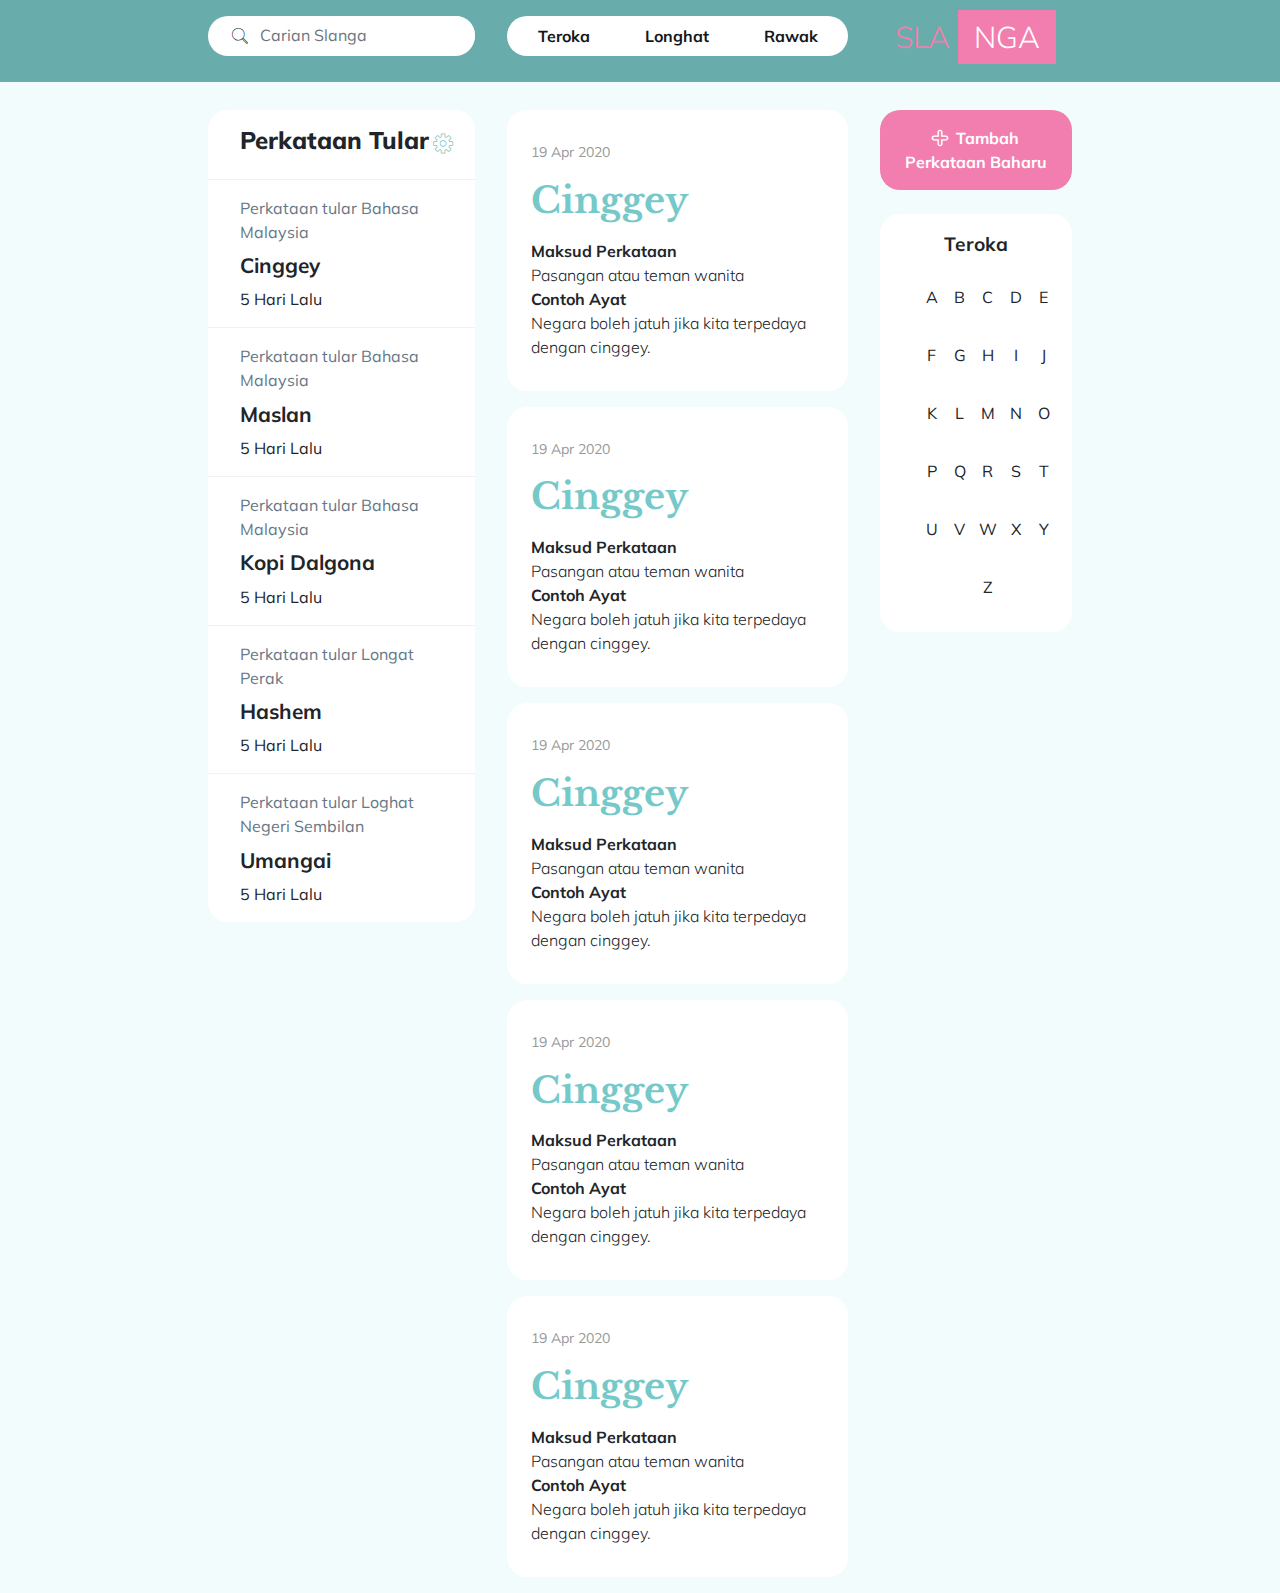
<file: index.html>
<!DOCTYPE html>
<html lang="en">
<head>
  <meta charset="UTF-8">
  <meta name="viewport" content="width=device-width, initial-scale=1.0">
  <link href="https://fonts.googleapis.com/css2?family=Libre+Baskerville:ital,wght@0,400;0,700;1,400&family=Mulish:ital,wght@0,200;0,300;0,400;0,500;0,600;0,700;0,800;0,900;1,200;1,300;1,400;1,500;1,600;1,700;1,800;1,900&display=swap" rel="stylesheet">
  <link rel="stylesheet" href="https://stackpath.bootstrapcdn.com/bootstrap/4.5.2/css/bootstrap.min.css" integrity="sha384-JcKb8q3iqJ61gNV9KGb8thSsNjpSL0n8PARn9HuZOnIxN0hoP+VmmDGMN5t9UJ0Z" crossorigin="anonymous">
  <link rel="stylesheet" type="text/css" href="./assets/fonts/flaticons.css">

  <!-- Site styling -->
  <link rel="stylesheet" href="./style.css">

  <title>Slanga</title>
</head>
<body>
  <!-- START: HEADER -->
  <div class="slanga-site-header">
    <div class="slanga-container">
      <div class="row no-gutters">
        <div class="col-12 col-md-4">
          <div class="slanga-md-p slanga-search-box">
            <div class="input-group slanga-form">
              <i class="flaticon-search-1 slanga-form-padding"></i>
              <input type="text" class="form-control slanga-form" placeholder="Carian Slanga" >
              </div>
          </div>
        </div>
        <div class="col-md-5 col-12">
          <div class="slanga-md-p">
            <div class="slanga-header-tabs">
              <ul>
                <li><a href="">Teroka</a></li>
                <li><a href="">Longhat</a></li>
                <li><a href="">Rawak</a></li>
              </ul>
            </div>
          </div>
        </div>
        <div class="col-md-3 col-12">
          <div class="site-header">
            <div class="logo-holder logo-6 text-center">
                <h3>SLA <span>NGA</span></h3>
            </div>
          </div>
        </div>
      </div>
    </div>
  </div> 
  <!-- END: HEADER -->
  <div class="slanga-container slanga-body">
    <!-- START: Body -->
    <!-- START: TRENDS -->
    <div class="row no-gutters">
      <div class="d-none d-md-block col-md-4 ">
        <div class="slanga-md-pso ">
          <div class="slanga-trends-box">
            <div class="slanga-trends-header slanga-md-ps">
              <h3>Perkataan Tular </h3>
              <div class="slanga-trends-settings"><i class="flaticon-settings"></i></div>
            </div>
            <div class="slanga-trends-body">
              <a href="" class="slanga-trends-words slanga-md-ps">
                <div class="slanga-trends-words-pre">Perkataan tular  Bahasa Malaysia</div>
                <div class="slanga-trends-words-word slanga-md-ptb">Cinggey</div>
                <div class="slanga-trends-words-time">5 Hari Lalu</div>
              </a>
              <a href="" class="slanga-trends-words slanga-md-ps">
                <div class="slanga-trends-words-pre">Perkataan tular  Bahasa Malaysia</div>
                <div class="slanga-trends-words-word slanga-md-ptb">Maslan</div>
                <div class="slanga-trends-words-time">5 Hari Lalu</div>
              </a>
              <a href="" class="slanga-trends-words slanga-md-ps">
                <div class="slanga-trends-words-pre">Perkataan tular  Bahasa Malaysia</div>
                <div class="slanga-trends-words-word slanga-md-ptb">Kopi Dalgona</div>
                <div class="slanga-trends-words-time">5 Hari Lalu</div>
              </a>
              <a href="" class="slanga-trends-words slanga-md-ps">
                <div class="slanga-trends-words-pre">Perkataan tular  Longat Perak</div>
                <div class="slanga-trends-words-word slanga-md-ptb">Hashem</div>
                <div class="slanga-trends-words-time">5 Hari Lalu</div>
              </a>
              <a href="" class="slanga-trends-words slanga-md-ps">
                <div class="slanga-trends-words-pre">Perkataan tular  Loghat Negeri Sembilan</div>
                <div class="slanga-trends-words-word slanga-md-ptb">Umangai</div>
                <div class="slanga-trends-words-time">5 Hari Lalu</div>
              </a>
            </div>
          </div>
        </div>
      </div>
      <!-- END: TRENDS -->

      <!-- START WORDS -->
      <div class="col-md-5 col-12">
        <div class="slanga-md-pso">
          <div class="slanga-words-timeline">
            <a href="" class="slanga-words-card mb-3">
              <div class="slanga-words-time">19 Apr 2020</div>
              <div class="slanga-words-word slanga-md-ptb">Cinggey</div>
              <div class="slanga-words-meaning">
                <div class="slanga-words-meaning-header">Maksud Perkataan</div>
                <div class="slanga-words-meaning-para">Pasangan atau teman wanita</div>
                <div class="slanga-words-meaning-header">Contoh Ayat</div>
                <div class="slanga-words-meaning-para">Negara boleh jatuh jika kita terpedaya dengan cinggey.</div>
              </div>
            </a>
            <a href="" class="slanga-words-card mb-3">
              <div class="slanga-words-time">19 Apr 2020</div>
              <div class="slanga-words-word slanga-md-ptb">Cinggey</div>
              <div class="slanga-words-meaning">
                <div class="slanga-words-meaning-header">Maksud Perkataan</div>
                <div class="slanga-words-meaning-para">Pasangan atau teman wanita</div>
                <div class="slanga-words-meaning-header">Contoh Ayat</div>
                <div class="slanga-words-meaning-para">Negara boleh jatuh jika kita terpedaya dengan cinggey.</div>
              </div>
            </a>
            <a href="" class="slanga-words-card mb-3">
              <div class="slanga-words-time">19 Apr 2020</div>
              <div class="slanga-words-word slanga-md-ptb">Cinggey</div>
              <div class="slanga-words-meaning">
                <div class="slanga-words-meaning-header">Maksud Perkataan</div>
                <div class="slanga-words-meaning-para">Pasangan atau teman wanita</div>
                <div class="slanga-words-meaning-header">Contoh Ayat</div>
                <div class="slanga-words-meaning-para">Negara boleh jatuh jika kita terpedaya dengan cinggey.</div>
              </div>
            </a><a href="" class="slanga-words-card mb-3">
              <div class="slanga-words-time">19 Apr 2020</div>
              <div class="slanga-words-word slanga-md-ptb">Cinggey</div>
              <div class="slanga-words-meaning">
                <div class="slanga-words-meaning-header">Maksud Perkataan</div>
                <div class="slanga-words-meaning-para">Pasangan atau teman wanita</div>
                <div class="slanga-words-meaning-header">Contoh Ayat</div>
                <div class="slanga-words-meaning-para">Negara boleh jatuh jika kita terpedaya dengan cinggey.</div>
              </div>
            </a><a href="" class="slanga-words-card mb-3">
              <div class="slanga-words-time">19 Apr 2020</div>
              <div class="slanga-words-word slanga-md-ptb">Cinggey</div>
              <div class="slanga-words-meaning">
                <div class="slanga-words-meaning-header">Maksud Perkataan</div>
                <div class="slanga-words-meaning-para">Pasangan atau teman wanita</div>
                <div class="slanga-words-meaning-header">Contoh Ayat</div>
                <div class="slanga-words-meaning-para">Negara boleh jatuh jika kita terpedaya dengan cinggey.</div>
              </div>
            </a>
          </div>
        </div>
      </div>
      <!-- END WORDS -->
      <!-- START: FUNCTIONS -->
      <div class="col-md-3 col-12">
        <div class="slanga-md-pso">
          <button name="" id="" class="slanga-add-new-word-button" value=""><i class="flaticon-plus-sign pr-2"></i>Tambah Perkataan Baharu</button>
          
          <div class="slanga-explore-alphabet slanga-md-p mt-4">
            <div class="slanga-explore-alphabet-header">Teroka</div>
            <a href=""><div class="slanga-explore-alphabet-style">A</div></a>
            <a href=""><div class="slanga-explore-alphabet-style">B</div></a>
            <a href=""><div class="slanga-explore-alphabet-style">C</div></a>
            <a href=""><div class="slanga-explore-alphabet-style">D</div></a>
            <a href=""><div class="slanga-explore-alphabet-style">E</div></a>
            <a href=""><div class="slanga-explore-alphabet-style">F</div></a>
            <a href=""><div class="slanga-explore-alphabet-style">G</div></a>
            <a href=""><div class="slanga-explore-alphabet-style">H</div></a>
            <a href=""><div class="slanga-explore-alphabet-style">I</div></a>
            <a href=""><div class="slanga-explore-alphabet-style">J</div></a>
            <a href=""><div class="slanga-explore-alphabet-style">K</div></a>
            <a href=""><div class="slanga-explore-alphabet-style">L</div></a>
            <a href=""><div class="slanga-explore-alphabet-style">M</div></a>
            <a href=""><div class="slanga-explore-alphabet-style">N</div></a>
            <a href=""><div class="slanga-explore-alphabet-style">O</div></a>
            <a href=""><div class="slanga-explore-alphabet-style">P</div></a>
            <a href=""><div class="slanga-explore-alphabet-style">Q</div></a>
            <a href=""><div class="slanga-explore-alphabet-style">R</div></a>
            <a href=""><div class="slanga-explore-alphabet-style">S</div></a>
            <a href=""><div class="slanga-explore-alphabet-style">T</div></a>
            <a href=""><div class="slanga-explore-alphabet-style">U</div></a>
            <a href=""><div class="slanga-explore-alphabet-style">V</div></a>
            <a href=""><div class="slanga-explore-alphabet-style">W</div></a>
            <a href=""><div class="slanga-explore-alphabet-style">X</div></a>
            <a href=""><div class="slanga-explore-alphabet-style">Y</div></a>
            <a href=""><div class="slanga-explore-alphabet-style">Z</div></a>
          </div>
        </div>
      </div>
      <!-- END: FUNCTIONS -->

    </div>

  </div>
  <!-- END: Body -->
</body>
<script src="https://stackpath.bootstrapcdn.com/bootstrap/4.5.2/js/bootstrap.min.js" integrity="sha384-B4gt1jrGC7Jh4AgTPSdUtOBvfO8shuf57BaghqFfPlYxofvL8/KUEfYiJOMMV+rV" crossorigin="anonymous"></script>
</html>
</file>
<file: assets/fonts/flaticons.css>
/*
  	Flaticon icon font: Flaticon
  	Creation date: 08/08/2016 21:54
  	*/

    @font-face {
      font-family: "Flaticon";
      src: url("./Flaticon.eot");
      src: url("./Flaticon.eot?#iefix") format("embedded-opentype"),
           url("./Flaticon.woff") format("woff"),
           url("./Flaticon.ttf") format("truetype"),
           url("./Flaticon.svg#Flaticon") format("svg");
      font-weight: normal;
      font-style: normal;
    }
    
    @media screen and (-webkit-min-device-pixel-ratio:0) {
      @font-face {
        font-family: "Flaticon";
        src: url("./Flaticon.svg#Flaticon") format("svg");
      }
    }
    
    [class^="flaticon-"]:before, [class*=" flaticon-"]:before,
    [class^="flaticon-"]:after, [class*=" flaticon-"]:after {   
      font-family: Flaticon;
      font-style: normal;
    }
    
    .flaticon-alien:before { content: "\f100"; }
    .flaticon-antivirus:before { content: "\f101"; }
    .flaticon-app-config:before { content: "\f102"; }
    .flaticon-app-plus:before { content: "\f103"; }
    .flaticon-application:before { content: "\f104"; }
    .flaticon-archery:before { content: "\f105"; }
    .flaticon-arrow-down:before { content: "\f106"; }
    .flaticon-arrow-left:before { content: "\f107"; }
    .flaticon-arrow-right:before { content: "\f108"; }
    .flaticon-arrow-top:before { content: "\f109"; }
    .flaticon-arrow2-right:before { content: "\f10a"; }
    .flaticon-arrow2-right-1:before { content: "\f10b"; }
    .flaticon-arrow4-right:before { content: "\f10c"; }
    .flaticon-arrowbox-down:before { content: "\f10d"; }
    .flaticon-arrowbox-left:before { content: "\f10e"; }
    .flaticon-arrowbox-right:before { content: "\f10f"; }
    .flaticon-arrowbox-top:before { content: "\f110"; }
    .flaticon-arrowcircle-down:before { content: "\f111"; }
    .flaticon-arrowcircle-left:before { content: "\f112"; }
    .flaticon-arrowcircle-right:before { content: "\f113"; }
    .flaticon-arrowcircle-top:before { content: "\f114"; }
    .flaticon-attachment:before { content: "\f115"; }
    .flaticon-blueprint:before { content: "\f116"; }
    .flaticon-browser-cart:before { content: "\f117"; }
    .flaticon-browser-code:before { content: "\f118"; }
    .flaticon-browser-config:before { content: "\f119"; }
    .flaticon-browser-design:before { content: "\f11a"; }
    .flaticon-browser-panel:before { content: "\f11b"; }
    .flaticon-browser-web:before { content: "\f11c"; }
    .flaticon-cart:before { content: "\f11d"; }
    .flaticon-chat:before { content: "\f11e"; }
    .flaticon-circlex3:before { content: "\f11f"; }
    .flaticon-circlex9:before { content: "\f120"; }
    .flaticon-clock:before { content: "\f121"; }
    .flaticon-clock-left:before { content: "\f122"; }
    .flaticon-clock-money:before { content: "\f123"; }
    .flaticon-clock-right:before { content: "\f124"; }
    .flaticon-cloud:before { content: "\f125"; }
    .flaticon-cloud-config:before { content: "\f126"; }
    .flaticon-cloud-download:before { content: "\f127"; }
    .flaticon-cloud-reload:before { content: "\f128"; }
    .flaticon-cloud-search:before { content: "\f129"; }
    .flaticon-cloud-updown:before { content: "\f12a"; }
    .flaticon-cloud-upload:before { content: "\f12b"; }
    .flaticon-cogwheel-circle:before { content: "\f12c"; }
    .flaticon-cogwheel-square:before { content: "\f12d"; }
    .flaticon-commands-2-vertical:before { content: "\f12e"; }
    .flaticon-commands-horizontal:before { content: "\f12f"; }
    .flaticon-commands-vertical:before { content: "\f130"; }
    .flaticon-commands2-horizontal:before { content: "\f131"; }
    .flaticon-computer-content:before { content: "\f132"; }
    .flaticon-cpu-amd:before { content: "\f133"; }
    .flaticon-cube:before { content: "\f134"; }
    .flaticon-database:before { content: "\f135"; }
    .flaticon-database-cloud:before { content: "\f136"; }
    .flaticon-database-config:before { content: "\f137"; }
    .flaticon-database-mid:before { content: "\f138"; }
    .flaticon-databasex2:before { content: "\f139"; }
    .flaticon-diagram-round:before { content: "\f13a"; }
    .flaticon-diagram-square:before { content: "\f13b"; }
    .flaticon-direction:before { content: "\f13c"; }
    .flaticon-directionx2:before { content: "\f13d"; }
    .flaticon-dna:before { content: "\f13e"; }
    .flaticon-envelope:before { content: "\f13f"; }
    .flaticon-exclamation:before { content: "\f140"; }
    .flaticon-favorite:before { content: "\f141"; }
    .flaticon-favorite-1:before { content: "\f142"; }
    .flaticon-file:before { content: "\f143"; }
    .flaticon-file-box:before { content: "\f144"; }
    .flaticon-fingerprint:before { content: "\f145"; }
    .flaticon-firewall:before { content: "\f146"; }
    .flaticon-folder:before { content: "\f147"; }
    .flaticon-game-controller:before { content: "\f148"; }
    .flaticon-game-sony:before { content: "\f149"; }
    .flaticon-global:before { content: "\f14a"; }
    .flaticon-globe-stand:before { content: "\f14b"; }
    .flaticon-graph-bars:before { content: "\f14c"; }
    .flaticon-graphic-chart:before { content: "\f14d"; }
    .flaticon-graphic-money:before { content: "\f14e"; }
    .flaticon-graphic-pie:before { content: "\f14f"; }
    .flaticon-help-circle:before { content: "\f150"; }
    .flaticon-home:before { content: "\f151"; }
    .flaticon-home-black:before { content: "\f152"; }
    .flaticon-home-cubes:before { content: "\f153"; }
    .flaticon-idea:before { content: "\f154"; }
    .flaticon-infinite:before { content: "\f155"; }
    .flaticon-interface:before { content: "\f156"; }
    .flaticon-internet:before { content: "\f157"; }
    .flaticon-key:before { content: "\f158"; }
    .flaticon-laptop-antivirus:before { content: "\f159"; }
    .flaticon-laptop-fingerprint:before { content: "\f15a"; }
    .flaticon-laptop-secure:before { content: "\f15b"; }
    .flaticon-layers:before { content: "\f15c"; }
    .flaticon-layers-mid:before { content: "\f15d"; }
    .flaticon-light-bulb:before { content: "\f15e"; }
    .flaticon-like:before { content: "\f15f"; }
    .flaticon-link:before { content: "\f160"; }
    .flaticon-link2-broken:before { content: "\f161"; }
    .flaticon-list:before { content: "\f162"; }
    .flaticon-lock:before { content: "\f163"; }
    .flaticon-logout:before { content: "\f164"; }
    .flaticon-luxury:before { content: "\f165"; }
    .flaticon-mac:before { content: "\f166"; }
    .flaticon-mac-apps:before { content: "\f167"; }
    .flaticon-macbook:before { content: "\f168"; }
    .flaticon-magicwand:before { content: "\f169"; }
    .flaticon-map:before { content: "\f16a"; }
    .flaticon-megaphone:before { content: "\f16b"; }
    .flaticon-megaphone-2:before { content: "\f16c"; }
    .flaticon-menu-bars:before { content: "\f16d"; }
    .flaticon-menu-black:before { content: "\f16e"; }
    .flaticon-menu-white:before { content: "\f16f"; }
    .flaticon-mic:before { content: "\f170"; }
    .flaticon-mic-filled:before { content: "\f171"; }
    .flaticon-microphone:before { content: "\f172"; }
    .flaticon-money:before { content: "\f173"; }
    .flaticon-music:before { content: "\f174"; }
    .flaticon-network:before { content: "\f175"; }
    .flaticon-notepad:before { content: "\f176"; }
    .flaticon-open:before { content: "\f177"; }
    .flaticon-paper-cert:before { content: "\f178"; }
    .flaticon-paper-certificate:before { content: "\f179"; }
    .flaticon-paper-note:before { content: "\f17a"; }
    .flaticon-paper-write:before { content: "\f17b"; }
    .flaticon-pc-card:before { content: "\f17c"; }
    .flaticon-pc-cd:before { content: "\f17d"; }
    .flaticon-pc-cpu-intel:before { content: "\f17e"; }
    .flaticon-pc-desk:before { content: "\f17f"; }
    .flaticon-pc-desktop:before { content: "\f180"; }
    .flaticon-pc-fan:before { content: "\f181"; }
    .flaticon-pc-mother:before { content: "\f182"; }
    .flaticon-pc-ram:before { content: "\f183"; }
    .flaticon-pc-ssd:before { content: "\f184"; }
    .flaticon-pc-video:before { content: "\f185"; }
    .flaticon-phone:before { content: "\f186"; }
    .flaticon-phone-1:before { content: "\f187"; }
    .flaticon-phone-apple:before { content: "\f188"; }
    .flaticon-phone-apps:before { content: "\f189"; }
    .flaticon-phone-chat:before { content: "\f18a"; }
    .flaticon-phone-hand:before { content: "\f18b"; }
    .flaticon-phone-message:before { content: "\f18c"; }
    .flaticon-phones-apple:before { content: "\f18d"; }
    .flaticon-pin-code:before { content: "\f18e"; }
    .flaticon-placeholder:before { content: "\f18f"; }
    .flaticon-plus:before { content: "\f190"; }
    .flaticon-plus-sign:before { content: "\f191"; }
    .flaticon-power:before { content: "\f192"; }
    .flaticon-present:before { content: "\f193"; }
    .flaticon-price-ticket:before { content: "\f194"; }
    .flaticon-profile:before { content: "\f195"; }
    .flaticon-profile-card:before { content: "\f196"; }
    .flaticon-profile-card-1:before { content: "\f197"; }
    .flaticon-profile-circle:before { content: "\f198"; }
    .flaticon-receipt:before { content: "\f199"; }
    .flaticon-rocket:before { content: "\f19a"; }
    .flaticon-router:before { content: "\f19b"; }
    .flaticon-safebox:before { content: "\f19c"; }
    .flaticon-search:before { content: "\f19d"; }
    .flaticon-search-1:before { content: "\f19e"; }
    .flaticon-security:before { content: "\f19f"; }
    .flaticon-security-camera:before { content: "\f1a0"; }
    .flaticon-seo:before { content: "\f1a1"; }
    .flaticon-server-arrow:before { content: "\f1a2"; }
    .flaticon-server-cloud:before { content: "\f1a3"; }
    .flaticon-server-config:before { content: "\f1a4"; }
    .flaticon-server-love:before { content: "\f1a5"; }
    .flaticon-server-ok:before { content: "\f1a6"; }
    .flaticon-server-secure:before { content: "\f1a7"; }
    .flaticon-server-star:before { content: "\f1a8"; }
    .flaticon-servers-database:before { content: "\f1a9"; }
    .flaticon-servers-nonet:before { content: "\f1aa"; }
    .flaticon-serversx2:before { content: "\f1ab"; }
    .flaticon-serversx2-net:before { content: "\f1ac"; }
    .flaticon-serversx3:before { content: "\f1ad"; }
    .flaticon-serversx3-1:before { content: "\f1ae"; }
    .flaticon-serversx3-2:before { content: "\f1af"; }
    .flaticon-settings:before { content: "\f1b0"; }
    .flaticon-settings-1:before { content: "\f1b1"; }
    .flaticon-share:before { content: "\f1b2"; }
    .flaticon-shield:before { content: "\f1b3"; }
    .flaticon-shield-2:before { content: "\f1b4"; }
    .flaticon-shield-fire:before { content: "\f1b5"; }
    .flaticon-shield-ok:before { content: "\f1b6"; }
    .flaticon-square:before { content: "\f1b7"; }
    .flaticon-stopwatch:before { content: "\f1b8"; }
    .flaticon-success:before { content: "\f1b9"; }
    .flaticon-sunbed:before { content: "\f1ba"; }
    .flaticon-superhero:before { content: "\f1bb"; }
    .flaticon-tablet:before { content: "\f1bc"; }
    .flaticon-thumb-up:before { content: "\f1bd"; }
    .flaticon-umbrella:before { content: "\f1be"; }
    .flaticon-user:before { content: "\f1bf"; }
    .flaticon-user-config:before { content: "\f1c0"; }
    .flaticon-users:before { content: "\f1c1"; }
    .flaticon-volume:before { content: "\f1c2"; }
    .flaticon-wallet:before { content: "\f1c3"; }
    .flaticon-warning:before { content: "\f1c4"; }
    .flaticon-whatsapp:before { content: "\f1c5"; }
    .flaticon-whatsapp-1:before { content: "\f1c6"; }
    .flaticon-wifi:before { content: "\f1c7"; }
    .flaticon-www:before { content: "\f1c8"; }
    
    
    /* MAIN MENU ICONS */
    /* Hosting Solutions */
      .icon-2:before, .icon-102:before { content: "\f1a2" !important;  }
    /* Shared */
      .icon-7:before, .icon-103:before { content: "\f157" !important; }
            .icon-28:before, .icon-106:before { content: "\f134" !important; }
            .icon-8:before, .icon-104:before { content: "\f103" !important;  }
    /* Dedicated */
         .icon-9:before, .icon-108:before { content: "\f1af" !important;  }
            .icon-29:before, .icon-110:before { content: "\f1a6" !important;  }
            .icon-92:before, .icon-122:before { content: "\f1ae" !important;  }
            .icon-64:before, .icon-116:before { content: "\f1a8" !important;  }
            .icon-238:before, .icon-239:before { content: "\f1a4" !important;  }
    /* Cloud */
         .icon-10:before, .icon-128:before { content: "\f125" !important;  }
            .icon-11:before, .icon-129:before { content: "\f1a3" !important;  }
            .icon-30:before, .icon-137:before { content: "\f125" !important;  }
    /* Ecommerce */
            .icon-13:before, .icon-145:before { content: "\f11d" !important;  }
    /* Streaming Radio */
            .icon-235:before, .icon-236:before { content: "\f171" !important;  }
    /* Domains */
            .icon-14:before, .icon-146:before { content: "\f1c8" !important;  }
    /* Support */
      .icon-3:before, .icon-150:before { content: "\f19f" !important; }
            .icon-15:before, .icon-151:before { content: "\f1c0" !important;  }
            .icon-16:before, .icon-152:before { content: "\f194" !important;  }
            .icon-17:before, .icon-153:before { content: "\f150" !important;  }
            .icon-18:before, .icon-154:before { content: "\f18c" !important; }
    /* Affiliates */
       .icon-4:before, .icon-155:before { content: "\f1c3" !important; }
            .icon-19:before, .icon-156:before { content: "\f1c3" !important; }
            .icon-20:before, .icon-157:before { content: "\f14e" !important; }
            .icon-21:before, .icon-158:before { content: "\f132" !important;  }
            .icon-23:before, .icon-159:before { content: "\f195" !important;  }
    /* Design */
       .icon-5:before, .icon-160:before { content: "\f154" !important;  }
            .icon-62:before, .icon-161:before { content: "\f11c" !important;  }
            .icon-63:before, .icon-162:before { content: "\f11a" !important;  }
    /* About Us */
       .icon-6:before, .icon-163:before { content: "\f196" !important;  }
            .icon-26:before, .icon-166:before { content: "\f196" !important;  }
            .icon-24:before, .icon-164:before { content: "\f175" !important;  }
            .icon-25:before, .icon-165:before { content: "\f19c" !important;  }
            .icon-242:before, .icon-243:before { content: "\f1bd" !important;  }
            .icon-244:before, .icon-245:before { content: "\f162" !important;  }
            .icon-246:before, .icon-247:before { content: "\f145" !important; }
</file>
<file: style.css>
body{  background-color: #F2FCFC;  font-family: 'Mulish', sans-serif;}
a,a:hover{text-decoration: none;color:unset;}

.slanga-container{width: 70%; margin: 0 auto;}
.slanga-body{margin-top: 110px;}
.slanga-relative{position: relative;}
.slanga-fixed{position: fixed;}
.slanga-site-header{position: fixed; z-index:5;width: 100%;height:auto;top: 0;left: 0; background-color:#68ADAB;}
.row.no-gutters {  margin-right: 0;  margin-left: 0;
  & > [class^="col-"],
  & > [class*=" col-"] {
    padding-right: 0;
    padding-left: 0;
  }
}
/* header */
.site-header{text-align: left;padding: 10px;}
.site-header h2{font-weight: 800; color: #14171A;}
.slanga-header-tabs{background-color: white;border: none;border-radius: 20px; overflow: hidden;}
.slanga-header-tabs ul{display: block;position: relative;margin:0;padding: 0;}
.slanga-header-tabs li{display: block; float:left;width: 33.33%; text-align: center; }
.slanga-header-tabs li a{display:block;text-decoration: none; color: #14171A; font-weight: 700;padding: 0.5em;border-radius: 20px;}
.slanga-header-tabs li a:hover{color: #75C9C9;background-color: #f0f8f8;}
/* Slanga paddings */
.slanga-md-p{padding: 1em;}
.slanga-md-ps{padding: 1em 2em;}
.slanga-md-pso{padding: 0 1em;}
.slanga-md-ptb{padding: 0.3em 0em;}

/* Logo-6 */
.logo-6 h3 {
  color:#F17EAE;
  font-family: 'Mulish', sans-serif;;
  font-weight: 300;
  font-size: 30px;
  line-height:1.3;
}
.logo-6 h3 span {
  background: #F17EAE;
  color: #fff;
  display: inline-block;
  line-height: 1.8;
  padding: 0 16px;
}

/* slanga form style */
.slanga-search-box{}
.slanga-form{background-color: white;border: none;border-radius: 20px;}
.slanga-form:focus{outline: none;box-shadow: none;}
.slanga-form-padding{padding: 8px 0px 8px 24px;}

/* trends */
.slanga-trends-box{background-color: white;border: none;border-radius: 20px; overflow: hidden;width: inherit;}
.slanga-trends-header{text-align: left; position: relative;}
.slanga-trends-header h3{font-size:24px; font-weight: 800;}
.slanga-trends-settings{position:absolute; top: 50%;right: 8%; transform:translateY(-50%); font-size: 20px;}
.slanga-trends-settings i {color: #75C9C9; transition: .2s ease-out;}
.slanga-trends-settings i:hover {color: #68ADAB; transition: .2s ease-out;text-shadow: 0px 0px 1px #75C9C9;}
.slanga-trends-words{display:block;border-top: .1px solid #F2F2F2;transition:0.2s ease-out;}
.slanga-trends-words:hover{background-color:#f0f8f8; transition:0.2s ease-out;} 
.slanga-trends-words:last-child{border-bottom: none;}
.slanga-trends-words-pre{font-weight: 400; font-size: 1em; color: #657786;}
.slanga-trends-words-word{font-weight: 700; font-size: 1.3em;}
.slanga-trends-words-time{font-weight: 400; font-size: 1em;}

/* words */
.slanga-words-card{display:block;background-color: white;border: none;border-radius: 20px;padding: 2em 1.5em; transition: 0.2s ease-out;}
.slanga-words-card:hover{background-color:#f0f8f8; transition: 0.2s ease-out;}
.slanga-words-card:hover .slanga-words-word{color: #F17EAE;text-decoration: underline; text-decoration-color: #75C9C9;transition: 0.2s ease-out;}
.slanga-words-time{font-size: 14px; color: #999999;}
.slanga-words-word{font-family: 'Libre Baskerville', serif; color:#75C9C9;font-size: 36px; font-weight: 800;}
.slanga-words-meaning-header{font-size: 16px; font-weight: 700;}
.slanga-words-meaning-para{font-size: 16px; font-weight: 300;}

/* add new word */
.slanga-add-new-word{background-color: white;border: none;border-radius: 20px; overflow: hidden; position: relative;}
.slanga-add-new-word-footer{width: 100%; padding: 15px;}
.slanga-add-new-word-button{width: 100%;background-color:#F17EAE; border-radius: 20px; color: white; font-weight: 700;border: none; padding: 1em 1em;}
.slanga-explore-alphabet{background-color: white;border: none;border-radius: 20px; overflow: hidden; text-align: center;}
.slanga-explore-alphabet a{display: inline-block;width: 15%; text-align: center;margin:5px 0 ;}
.slanga-explore-alphabet-style{position: relative;width: 3em;height: 3em;line-height:3em; border-radius: 50%;}
.slanga-explore-alphabet a:hover .slanga-explore-alphabet-style{background-color:#f0f8f8;}
.slanga-explore-alphabet-header{margin-bottom: .5em; font-size: 1.2em; font-weight: 700;}
</file>
